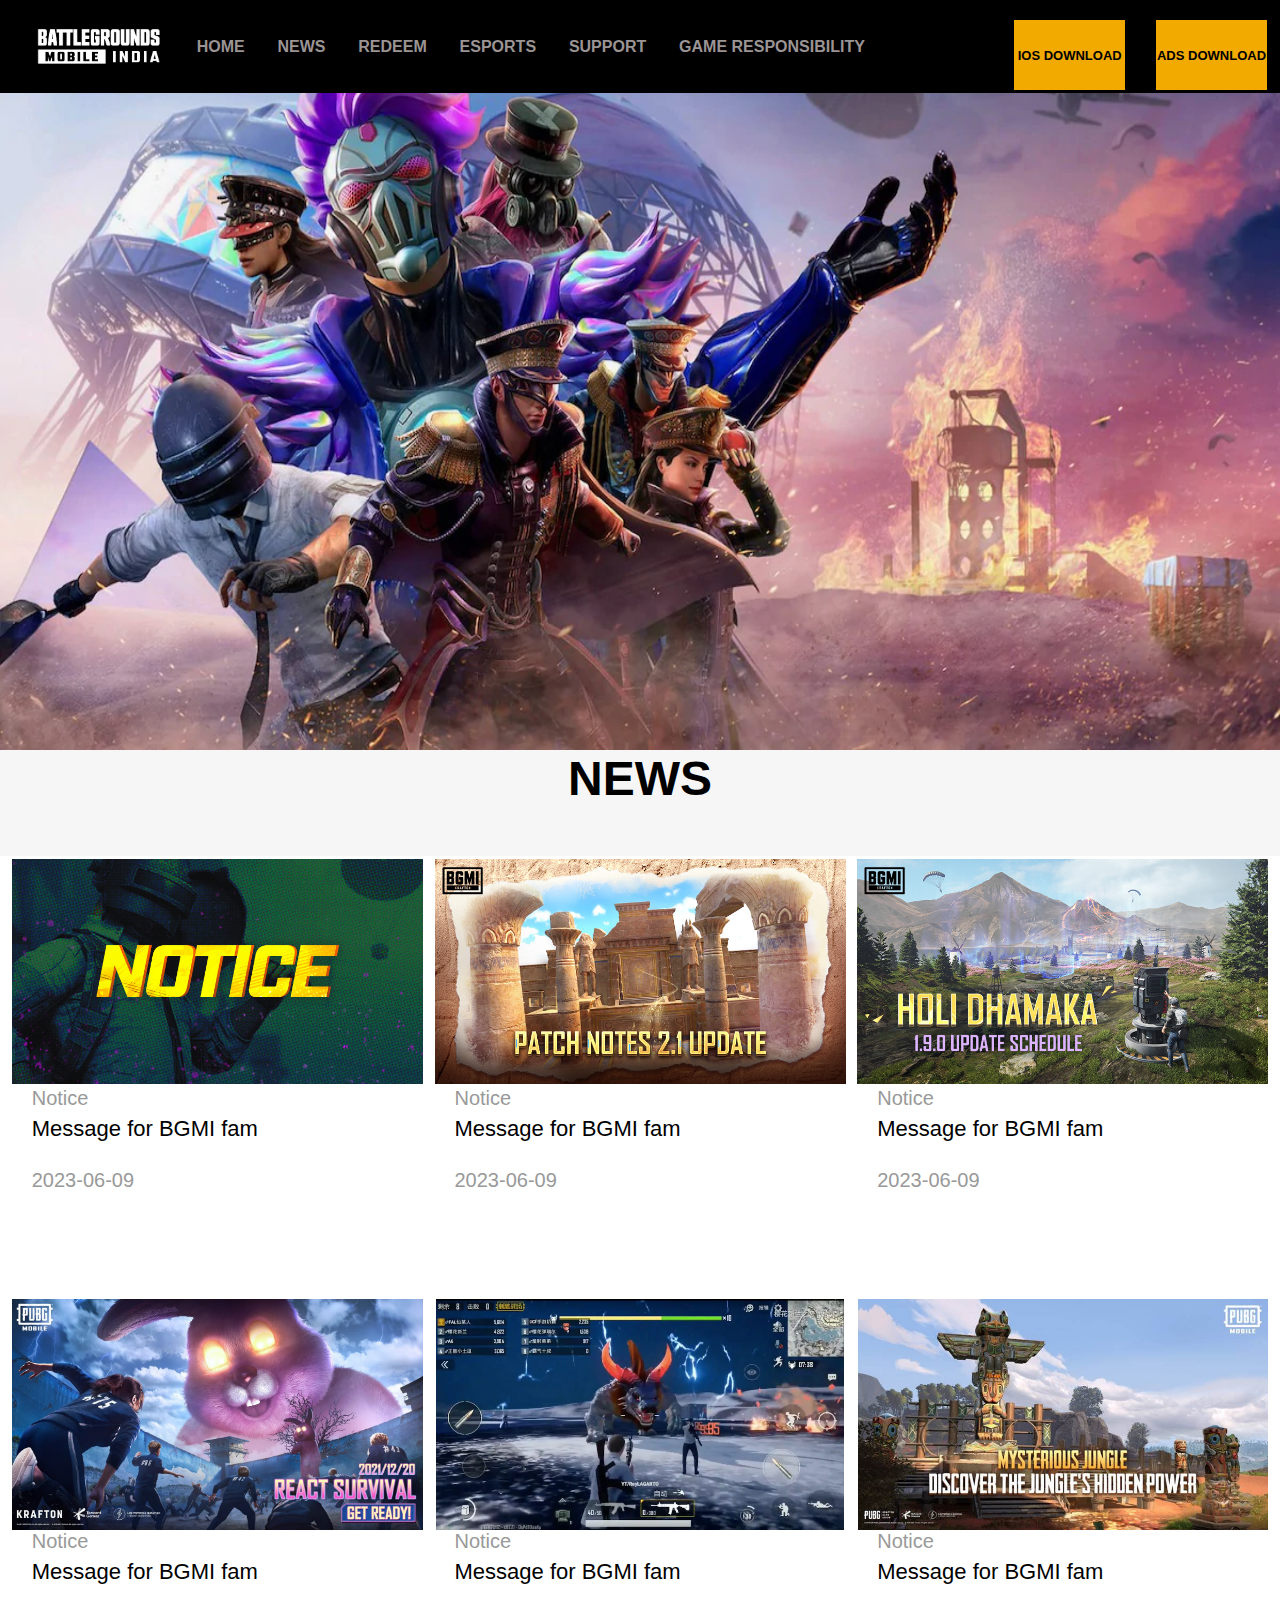
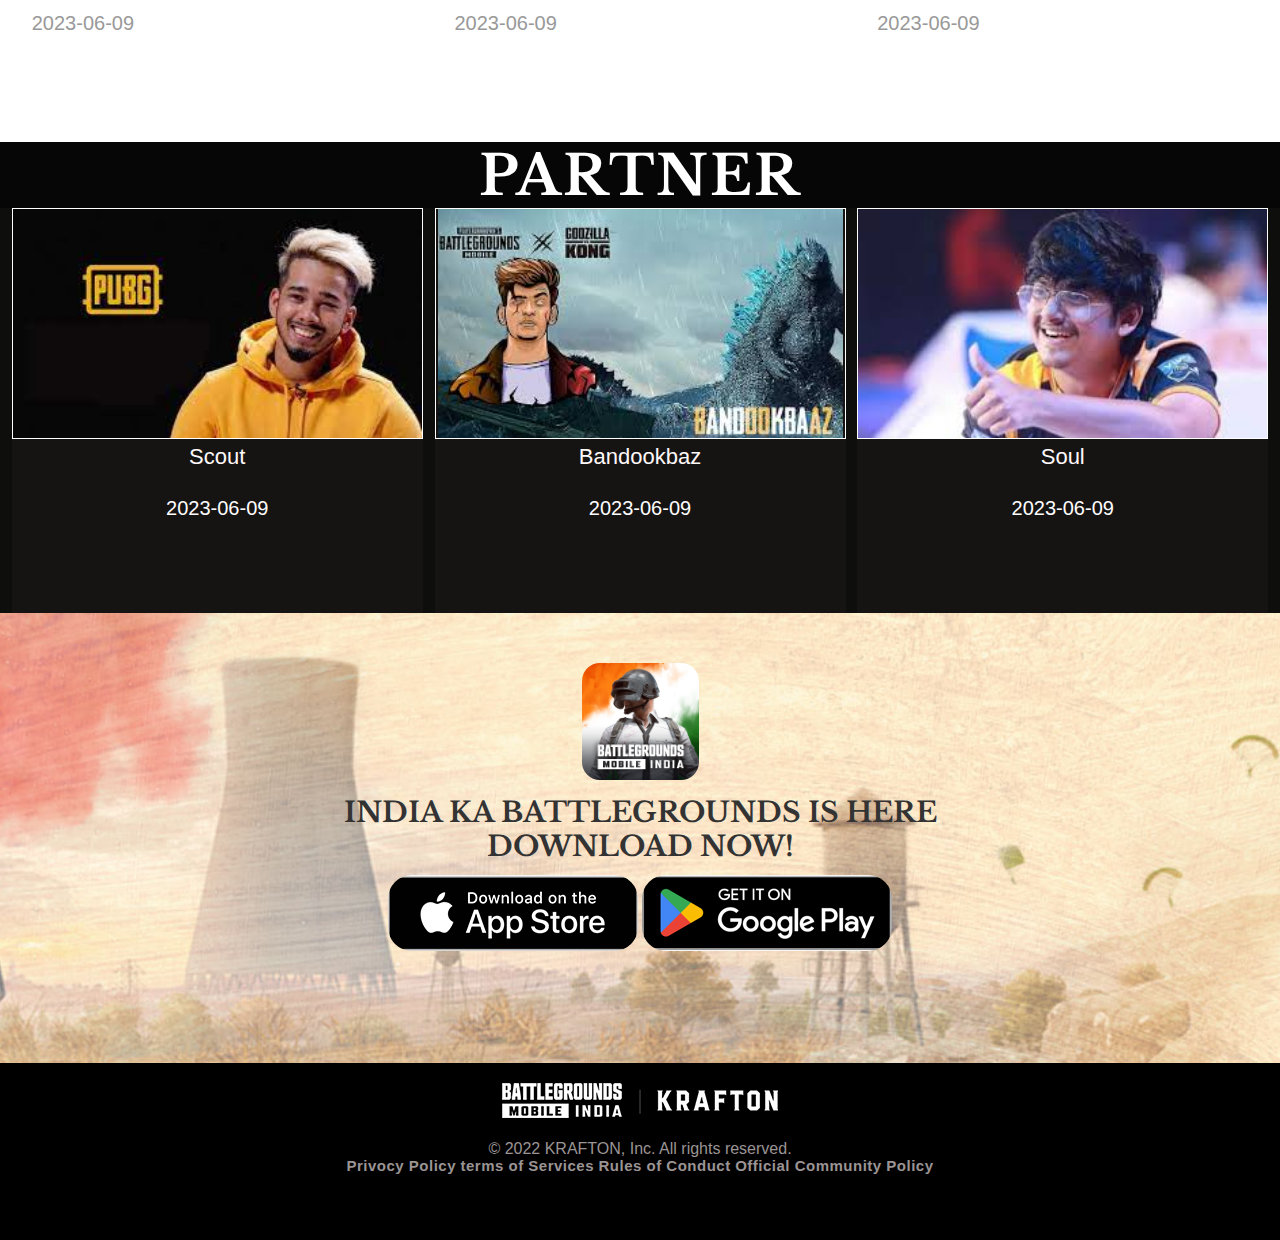
<file: index.html>
<!DOCTYPE html>
<html lang="en">

<head>
    <link rel="preconnect" href="https://fonts.googleapis.com">
    <link rel="preconnect" href="https://fonts.gstatic.com" crossorigin>
    <link
        href="https://fonts.googleapis.com/css2?family=Caprasimo&family=Cormorant+Garamond:ital,wght@0,300;1,300;1,400&family=Libre+Baskerville:ital,wght@0,700;1,400&display=swap"
        rel="stylesheet">
    <link rel="stylesheet" href="https://cdnjs.cloudflare.com/ajax/libs/font-awesome/6.4.0/css/all.min.css"
        integrity="sha512-iecdLmaskl7CVkqkXNQ/ZH/XLlvWZOJyj7Yy7tcenmpD1ypASozpmT/E0iPtmFIB46ZmdtAc9eNBvH0H/ZpiBw=="
        crossorigin="anonymous" referrerpolicy="no-referrer" />
    <link rel="stylesheet" href="pubg.css">
    <meta charset="UTF-8">
    <meta name="viewport" content="width=device-width, initial-scale=1.0">
    <title>Pubg Website</title>
</head>

<body>
    <header>
        <div class="nav">

            <div class="logo">
            </div>
            <a href="" class="nav-a">home</a>
            <a href="" class="nav-a">news</a>
            <a href="" class="nav-a">redeem</a>
            <span><a href="" class="nav-a">esports</a><i class="fa-solid fa-up-right-from-square"></i></span>
            <span><a href="" class="nav-a">support</a><i class="fa-solid fa-up-right-from-square"></i></span>
            <a href="" class="nav-a">game responsibility</a>
           


            <i class="fa-brands fa-facebook i"></i>
            <i class="fa-brands fa-instagram i"></i>
            <i class="fa-brands fa-youtube i"></i>

            <div class="download">ios download</div>
            <div class="download">ads download</div>


        </div>
    </header>
    <div class="item1">
        <img src="img1.jpg" class="item1-img" alt="">
    </div>
    <div class="item2">
        <h1>NEWS</h1>
    </div>
    <div class="item3">
        <div class="container">
            <div class="item3-img"></div>
            <p>Notice</p>
            <p class="para">Message for BGMI fam</p>
            <p> 2023-06-09</p>

        </div>
        <div class="container">
            <div class="item3-img img3"></div>
            <p>Notice</p>
            <p class="para">Message for BGMI fam</p>
            <p> 2023-06-09</p>

        </div>
        <div class="container">
            <div class="item3-img img4"></div>
            <p>Notice</p>
            <p class="para">Message for BGMI fam</p>
            <p> 2023-06-09</p>

        </div>
        <div class="container">
            <div class="item3-img img5"></div>
            <p>Notice</p>
            <p class="para">Message for BGMI fam</p>
            <p> 2023-06-09</p>

        </div>
        <div class="container">
            <div class="item3-img img6"></div>
            <p>Notice</p>
            <p class="para">Message for BGMI fam</p>
            <p> 2023-06-09</p>

        </div>
        <div class="container">
            <div class="item3-img img7"></div>
            <p>Notice</p>
            <p class="para">Message for BGMI fam</p>
            <p> 2023-06-09</p>

        </div>

    </div>

    <div class="part">
        <p>Partner</p>
    </div>
    <div class="partner">
        <div class="container1">
            <div class="item3-img img8"></div>

            <p class="para1">Scout</p>
            <p> 2023-06-09</p>

        </div>
        <div class="container1">
            <div class="item3-img img9"></div>

            <p class="para1">Bandookbaz</p>
            <p> 2023-06-09</p>

        </div>
        <div class="container1">
            <div class="item3-img img10"></div>

            <p class="para1">Soul</p>
            <p> 2023-06-09</p>

        </div>
    </div>
    <div class="bottom">
        <div class="contain">
            <p class="appicon">
                <img src="logo2.jpg" class="logo2" alt="">
            </p>
            <p class="tit">INDIA KA BATTLEGROUNDS IS HERE <br>
                DOWNLOAD NOW! </p>
            <div class="store">
                <a href="href=https:app.adjust.m9r6x2tnet.in" class="applestore"></a>
                <a href="https://bit.ly/BGMI_AppStore" class="playstore"></a>
            </div>
        </div>
    </div>
    <!-- footer..........................................? -->
    <footer>
        <div class="footer">
            <div class="footer-text">
                <div class="kraften">
                    <a href="#">
                        <img src="footerlg.png" alt="" class="gar">
                    </a>
                </div>
            </div>
            <span class="copy">© 2022 KRAFTON, Inc. All rights reserved.</span>
            <p class="privacy"><a href="" class="www"><span>Privocy Policy</span></a>
                <a href="" class="www"><span>
                        terms of Services
                    </span></a>
                <a href="" class="www"><span>Rules of Conduct</span></a>
                <a href="" class="www"><span>Official Community Policy</span></a>
            </p>
        </div>






    </footer>















</body>

</html>
</file>
<file: pubg.css>
* {
    margin: 0%;
    padding: 0%;
    list-style-type: none;
    text-decoration: none;
    box-sizing: border-box;
    font-family: 'Teko', 'Oswald', sans-serif;
    overflow: ;

    /* NAVBAR KA CSS? */
}

.nav {
    width: 1280px;
    height: 93px;
    background-color: black;
    color: white;

    display: flex;
    justify-content: space-evenly;
    align-items: center;
    cursor: pointer;
    position: fixed;
}

.logo {
    background-image: url(logo.png);
    background-position: center;
    background-size: contain;
    width: 131px;
    height: 50px;
    background-repeat: no-repeat;

}

span {
    color: #9b9494;
}

span:hover {
    color: #ffffff;
}

.nav-a {
    color: #9b9494;
    text-transform: uppercase;
    font-size: 16px;
    /* letter-spacing: .5px; */
    font-family: 'Teko', 'Oswald', sans-serif;
    font-weight: bold;
}

.nav-a:hover {
    color: white;
}

.nav-a:active {
    color: #f2a900;
}

.space {
    color: black;
}

.i {
    font-size: 32px;
}

.i:hover {
    color: #f2a900;
}

.download {
    background-color: #f2a900;
    height: 70px;
    width: 111px;
    justify-content: center;
    align-items: center;
    color: black;
    text-transform: uppercase;
    margin: 36px -20px 19px 18px;
    display: flex;
    font-weight: 700;
    font-size: 13px;

}

.download:hover {
    background-color: #c18c0e;
}

/* item1 ko dekhna................................................ */

.item1 {
    width: 1200px;
    height: 700px;
    background-image: url(img1.jpg);
    background-position: center;
    background-size: contain;
    background-repeat: no-repeat;

}

.item1-img {
    width: 1280px;
    height: 750px;
}

.item2 {
    width: 1280px;
    height: 156px;
    display: flex;
    justify-content: center;
    align-items: center;
    background-color: #f6f6f6;
}

.item2 h1 {
    font-size: 3rem;
}

.item3 {

    height: 886px;
    display: flex;
    justify-content: space-evenly;
    flex-wrap: wrap;
}

.container {
    display: block;

}

.container p {
    margin-left: 20px;
    padding-right: 20px;
    min-height: 24px;
    font-size: 20px;
    color: #999;
    white-space: nowrap;
}

p.para {
    word-wrap: break-word;
    line-height: 1.2em;
    height: 2.4em;
    margin-top: 5px;
    font-size: 22px;
    color: black;
}

.item3-img {
    background-image: url(img2.jpg);
    background-position: center;
    background-repeat: no-repeat;
    background-size: contain;
    height: 231px;
    width: 411px;

}

.img3 {
    background-image: url(img3.jpg);

}

.img4 {
    background-image: url(img4.jpg);

}

.img5 {
    background-image: url(img5.jpg);

}

.img6 {
    background-image: url(img6.jpg);

}

.img7 {
    background-image: url(img7.jpg);

}

/* partner............................................./ */
.part {
    background-color: #060606;
    width: 1280px;
    height: 66px;
}

.part>p {
    width: 1280px;
    height: 66px;
    font-size: 55px;
    font-weight: 700;
    font-family: 'Caprasimo', cursive;
    font-family: 'Cormorant Garamond', serif;
    font-family: 'Libre Baskerville', serif;
    text-transform: uppercase;
    display: flex;
    justify-content: center;
    text-align: center;
    color: #fff !important;
    letter-spacing: 2px;
}

.partner {
    background-color: #0e0e0c;
    width: 1200x;
    height: 405px;
    display: flex;
    justify-content: space-evenly;
    text-align: center;
}

.img8 {
    background-image: url(img8.jpg);

    border: .5px solid white;

}

.img9 {
    background-image: url(img9.jpg);
    border: .5px solid white;

}

.img10 {
    background-image: url(img10.jpg);
    border: .5px solid white;

}

.container1 {
    background-color: rgb(22, 19, 19);

}

.container1 p {
    margin-left: 10px;
    padding-right: 10px;
    min-height: 24px;
    font-size: 20px;
    color: #fffdfd;
    white-space: nowrap;
}

p.para1 {
    word-wrap: break-word;
    line-height: 1.2em;
    height: 2.4em;
    margin-top: 5px;
    font-size: 22px;
    color: rgb(255, 249, 249);
}

.bottom {
    width: 100%;
    padding: 50px 0;
    background: #fbfafa url(app_bg.jpg) center no-repeat;
    background-size: cover;
    text-align: center;
    height: 450px;

}

.contain {
    margin: 0px auto;
    position: relative;
    width: 1200px;

}

.appicon {
    width: 1200px;
    height: 121px;
}

.logo2 {
    width: 117px;
    height: 117px;
    border-radius: 18px;
}

p.tit {
    color: #333;
    font-weight: bolder;
    font-size: 28px;
    line-height: 1.2em;
    margin: 12px auto;
    font-family: 'Caprasimo', cursive;
    font-family: 'Cormorant Garamond', serif;
    font-family: 'Libre Baskerville', serif;
}

.store {
    width: 1200px;
    height: 76px;


}

.store>a {
    display: inline-block;
    /* background-color: #eca800; */
    vertical-align: middle;
    box-sizing: border-box;
    text-align: center;
    color: #666;
    font-size: 20px;
    width: 250px;
    height: 76px;
    border-radius: 24px;
}

.gar {
    padding-top: 20px;

}

.applestore {
    background: #f6f6f6 url(apple.png) no-repeat 50% center/100%;
    width: 250px;
    height: 76px;

}

.playstore {
    background: #f6f6f6 url(google.png) no-repeat 50% center/100%;
    width: 250px;
    height: 76px;
}

.footer {
    width: 1280px;
    height: 177px;
    background-color: #000000;
}

.footer-text {
    width: 1280px;
    height: 77px;


}

.kraften {
    display: flex;
    justify-content: center;
    align-items: center;
}

.krafter>a>img {
    padding-top: 23px;
    padding-top: 23px;
}

span.copy {
    text-align: center;
    display: block;
}

.privacy {
    text-align: center;
    display: block;
}

.www {

    font-size: 15px;
    letter-spacing: 0;
    position: relative;
    display: inline-block;
}

.www>span {
    line-height: 16px;
    display: inline-block;
    vertical-align: top;
    letter-spacing: .5px;
    font-weight: bolder;

}
</file>
